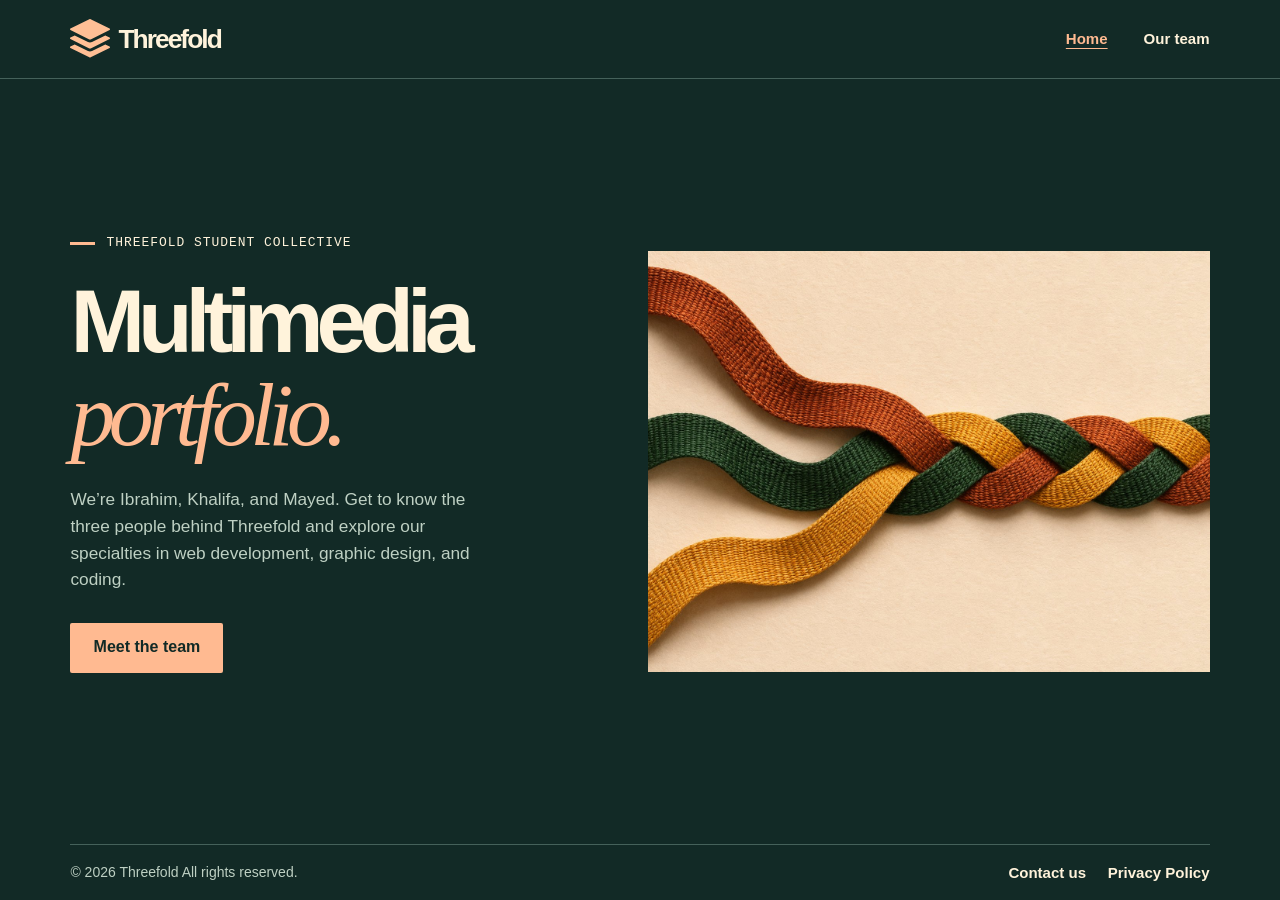
<file: Dreamweaver files/pages/index.html>
<!doctype html>
<html lang="en"><!-- InstanceBegin template="/Templates/threefold.dwt" codeOutsideHTMLIsLocked="false" -->
<head>
  <meta charset="utf-8">
  <meta name="viewport" content="width=device-width, initial-scale=1">
  <!-- InstanceBeginEditable name="doctitle" -->
  <title>Home | Threefold Multimedia Portfolio</title>
  <!-- InstanceEndEditable -->
  <link rel="icon" href="../assets/stack.svg" type="image/svg+xml">
  <link rel="stylesheet" href="styles.css">
  <!-- InstanceBeginEditable name="head" -->
  <meta name="description" content="Meet Ibrahim Saleh Albloushi, Khalifa Eisa Alhammadi, and Mayed Ali Alshemsi, a student multimedia team specializing in coding, graphic design, and web development.">
  <script>
    function openMovedSection() {
      if (location.hash === "#team") location.replace("team.html");
    }
    openMovedSection();
    window.addEventListener("hashchange", openMovedSection);
  </script>
  <!-- InstanceEndEditable -->
  <!-- InstanceParam name="pageKey" type="text" value="index" -->
</head>
<body id="top">
  <a class="skip-link" href="#main">Skip to content</a>
  <header class="site-header">
    <div class="wrap header-inner">
      <a class="brand" href="index.html" aria-label="Threefold home">
        <img src="../assets/stack.svg" width="40" height="40" alt="">
        <span>Threefold</span>
      </a>
      <nav aria-label="Main navigation">
        <a href="index.html" aria-current="page">Home</a>
        <a href="team.html" aria-current="false">Our team</a>
      </nav>
    </div>
  </header>

  <!-- InstanceBeginEditable name="PageContent" -->
  <main id="main" class="hero wrap" aria-labelledby="intro-heading">
    <div class="hero-copy">
      <p class="eyebrow"><span aria-hidden="true" class="rule"></span> Threefold student collective</p>
      <h1 id="intro-heading">Multimedia<br><em>portfolio.</em></h1>
      <p class="intro">We’re Ibrahim, Khalifa, and Mayed. Get to know the three people behind Threefold and explore our specialties in web development, graphic design, and coding.</p>
      <a class="button" href="team.html">Meet the team</a>
    </div>
    <figure class="hero-art">
      <img src="../assets/threefold-braid.jpg" width="1448" height="1086" alt="Terracotta, green, and gold ribbons woven into a single braid.">
    </figure>
  </main>
  <!-- InstanceEndEditable -->

  <footer class="wrap footer">
    <div class="footer-base">
      <small>© 2026 Threefold All rights reserved.</small>
      <nav aria-label="Footer navigation">
        <a href="contact.html" aria-current="false">Contact us</a>
        <a href="privacy.html" aria-current="false">Privacy Policy</a>
      </nav>
    </div>
  </footer>
</body>
<!-- InstanceEnd --></html>
</file>
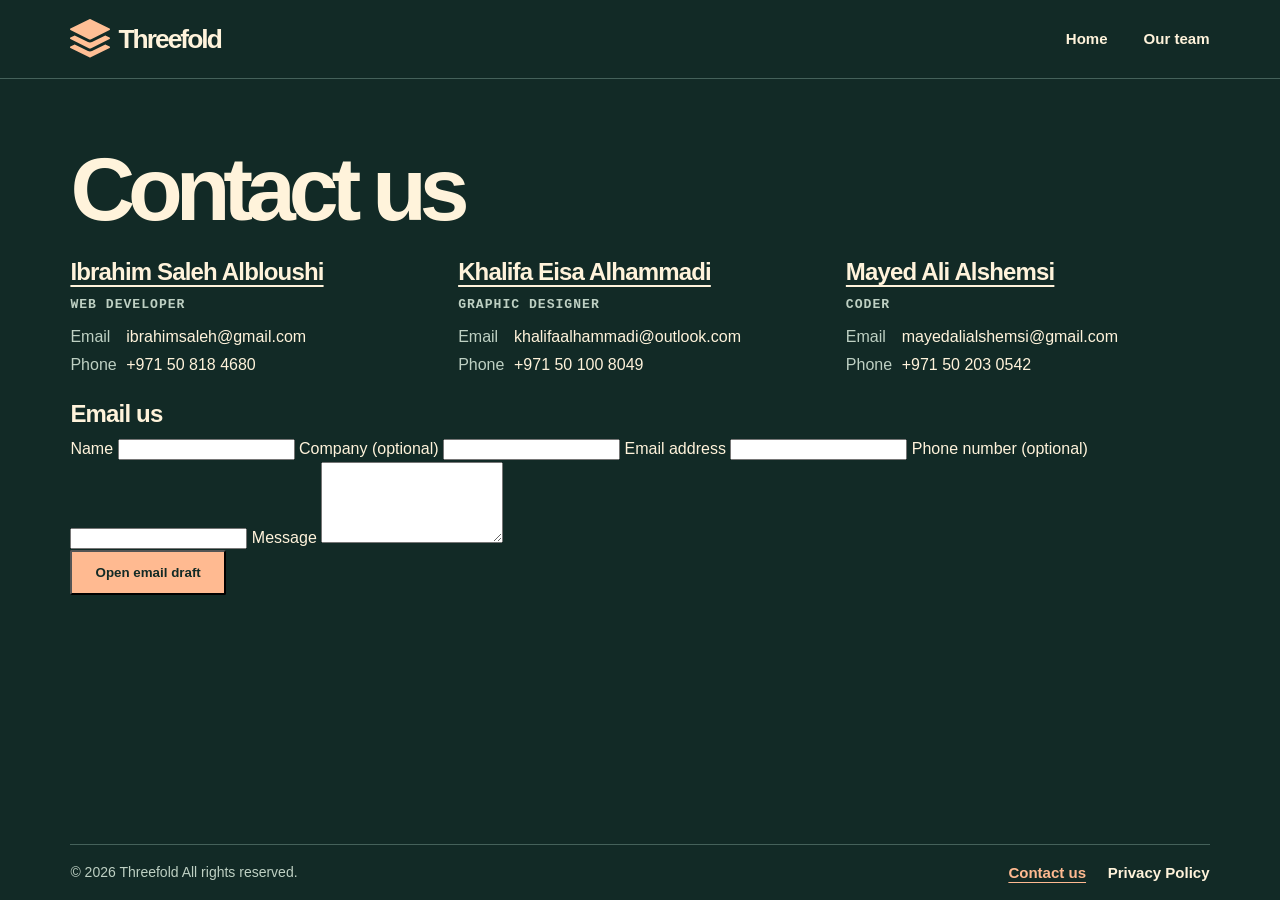
<file: Dreamweaver files/pages/contact.html>
<!doctype html>
<html lang="en"><!-- InstanceBegin template="/Templates/threefold.dwt" codeOutsideHTMLIsLocked="false" -->
<head>
  <meta charset="utf-8">
  <meta name="viewport" content="width=device-width, initial-scale=1">
  <!-- InstanceBeginEditable name="doctitle" -->
  <title>Contact Us | Threefold</title>
  <!-- InstanceEndEditable -->
  <link rel="icon" href="../assets/stack.svg" type="image/svg+xml">
  <link rel="stylesheet" href="styles.css">
  <!-- InstanceBeginEditable name="head" -->
  <meta name="description" content="Contact the Threefold team about coding, graphic design, and web development.">
  <!-- InstanceEndEditable -->
  <!-- InstanceParam name="pageKey" type="text" value="contact" -->
</head>
<body id="top">
  <a class="skip-link" href="#main">Skip to content</a>
  <header class="site-header">
    <div class="wrap header-inner">
      <a class="brand" href="index.html" aria-label="Threefold home">
        <img src="../assets/stack.svg" width="40" height="40" alt="">
        <span>Threefold</span>
      </a>
      <nav aria-label="Main navigation">
        <a href="index.html" aria-current="false">Home</a>
        <a href="team.html" aria-current="false">Our team</a>
      </nav>
    </div>
  </header>

  <!-- InstanceBeginEditable name="PageContent" -->
  <main id="main" class="wrap info-page contact-page">
    <h1>Contact us</h1>
    <div class="contact-grid">
      <div>
        <h2><a href="ibrahim.html">Ibrahim Saleh Albloushi</a></h2>
        <p class="role">Web Developer</p>
        <address>
          <dl class="contact-details">
            <dt>Email</dt><dd>ibrahimsaleh@gmail.com</dd>
            <dt>Phone</dt><dd>+971 50 818 4680</dd>
          </dl>
        </address>
      </div>
      <div>
        <h2><a href="khalifa.html">Khalifa Eisa Alhammadi</a></h2>
        <p class="role">Graphic Designer</p>
        <address>
          <dl class="contact-details">
            <dt>Email</dt><dd>khalifaalhammadi@outlook.com</dd>
            <dt>Phone</dt><dd>+971 50 100 8049</dd>
          </dl>
        </address>
      </div>
      <div>
        <h2><a href="mayed.html">Mayed Ali Alshemsi</a></h2>
        <p class="role">Coder</p>
        <address>
          <dl class="contact-details">
            <dt>Email</dt><dd>mayedalialshemsi@gmail.com</dd>
            <dt>Phone</dt><dd>+971 50 203 0542</dd>
          </dl>
        </address>
      </div>
    </div>
    <form class="contact-form" action="mailto:?subject=Threefold%20portfolio%20enquiry" method="post" enctype="text/plain" aria-labelledby="email-heading" aria-describedby="email-help">
      <h2 id="email-heading">Email us</h2>
      <div class="contact-fields">
        <label>Name
          <input type="text" name="Name" autocomplete="name" required>
        </label>
        <label>Company (optional)
          <input type="text" name="Company" autocomplete="organization">
        </label>
        <label>Email address
          <input type="email" name="Email" autocomplete="email" required>
        </label>
        <label>Phone number (optional)
          <input type="tel" name="Phone" autocomplete="tel">
        </label>
        <label class="contact-message">Message
          <textarea name="Message" rows="5" required></textarea>
        </label>
      </div>
      <button type="submit" class="button">Open email draft</button>
    </form>
  </main>
  <!-- InstanceEndEditable -->

  <footer class="wrap footer">
    <div class="footer-base">
      <small>© 2026 Threefold All rights reserved.</small>
      <nav aria-label="Footer navigation">
        <a href="contact.html" aria-current="page">Contact us</a>
        <a href="privacy.html" aria-current="false">Privacy Policy</a>
      </nav>
    </div>
  </footer>
</body>
<!-- InstanceEnd --></html>
</file>
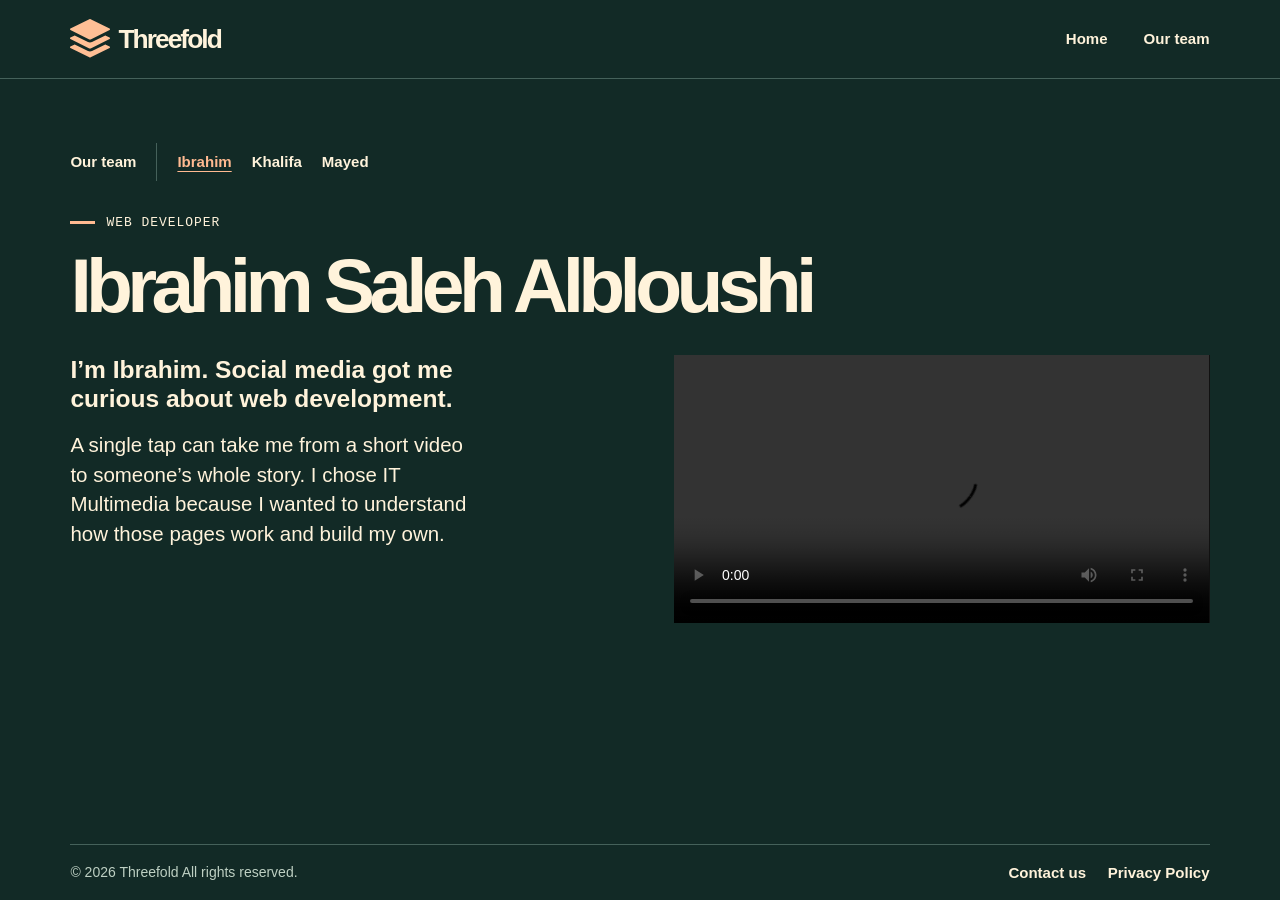
<file: Dreamweaver files/pages/ibrahim.html>
<!doctype html>
<html lang="en"><!-- InstanceBegin template="/Templates/threefold.dwt" codeOutsideHTMLIsLocked="false" -->
<head>
  <meta charset="utf-8">
  <meta name="viewport" content="width=device-width, initial-scale=1">
  <!-- InstanceBeginEditable name="doctitle" -->
  <title>About Ibrahim Saleh Albloushi | Threefold</title>
  <!-- InstanceEndEditable -->
  <link rel="icon" href="../assets/stack.svg" type="image/svg+xml">
  <link rel="stylesheet" href="styles.css">
  <!-- InstanceBeginEditable name="head" -->
  <meta name="description" content="Meet Ibrahim Saleh Albloushi, Threefold’s web developer, and watch Ibrahim’s profile video.">
  <!-- InstanceEndEditable -->
  <!-- InstanceParam name="pageKey" type="text" value="ibrahim" -->
</head>
<body id="top">
  <a class="skip-link" href="#main">Skip to content</a>
  <header class="site-header">
    <div class="wrap header-inner">
      <a class="brand" href="index.html" aria-label="Threefold home">
        <img src="../assets/stack.svg" width="40" height="40" alt="">
        <span>Threefold</span>
      </a>
      <nav aria-label="Main navigation">
        <a href="index.html" aria-current="false">Home</a>
        <a href="team.html" aria-current="false">Our team</a>
      </nav>
    </div>
  </header>

  <!-- InstanceBeginEditable name="PageContent" -->
  <main id="main" class="wrap member-page" aria-labelledby="member-name">
    <nav class="member-nav" aria-label="Team profiles">
      <a href="team.html">Our team</a>
      <a href="ibrahim.html" aria-current="page">Ibrahim</a>
      <a href="khalifa.html">Khalifa</a>
      <a href="mayed.html">Mayed</a>
    </nav>
    <header class="section-intro">
      <p class="eyebrow"><span class="rule" aria-hidden="true"></span> Web Developer</p>
      <h1 id="member-name">Ibrahim Saleh Albloushi</h1>
    </header>
    <div class="member-grid">
      <div class="member-bio">
        <p class="intro">I’m Ibrahim. Social media got me curious about web development.</p>
        <p>A single tap can take me from a short video to someone’s whole story. I chose IT Multimedia because I wanted to understand how those pages work and build my own.</p>
      </div>
      <figure>
        <video width="1920" height="1080" controls playsinline preload="metadata" aria-label="Ibrahim’s profile video">
          <source src="../assets/Ibrahim%20Saleh.mp4" type="video/mp4">
          <a href="../assets/Ibrahim%20Saleh.mp4">Open Ibrahim’s video</a>
        </video>
      </figure>
    </div>
  </main>
  <!-- InstanceEndEditable -->

  <footer class="wrap footer">
    <div class="footer-base">
      <small>© 2026 Threefold All rights reserved.</small>
      <nav aria-label="Footer navigation">
        <a href="contact.html" aria-current="false">Contact us</a>
        <a href="privacy.html" aria-current="false">Privacy Policy</a>
      </nav>
    </div>
  </footer>
</body>
<!-- InstanceEnd --></html>
</file>
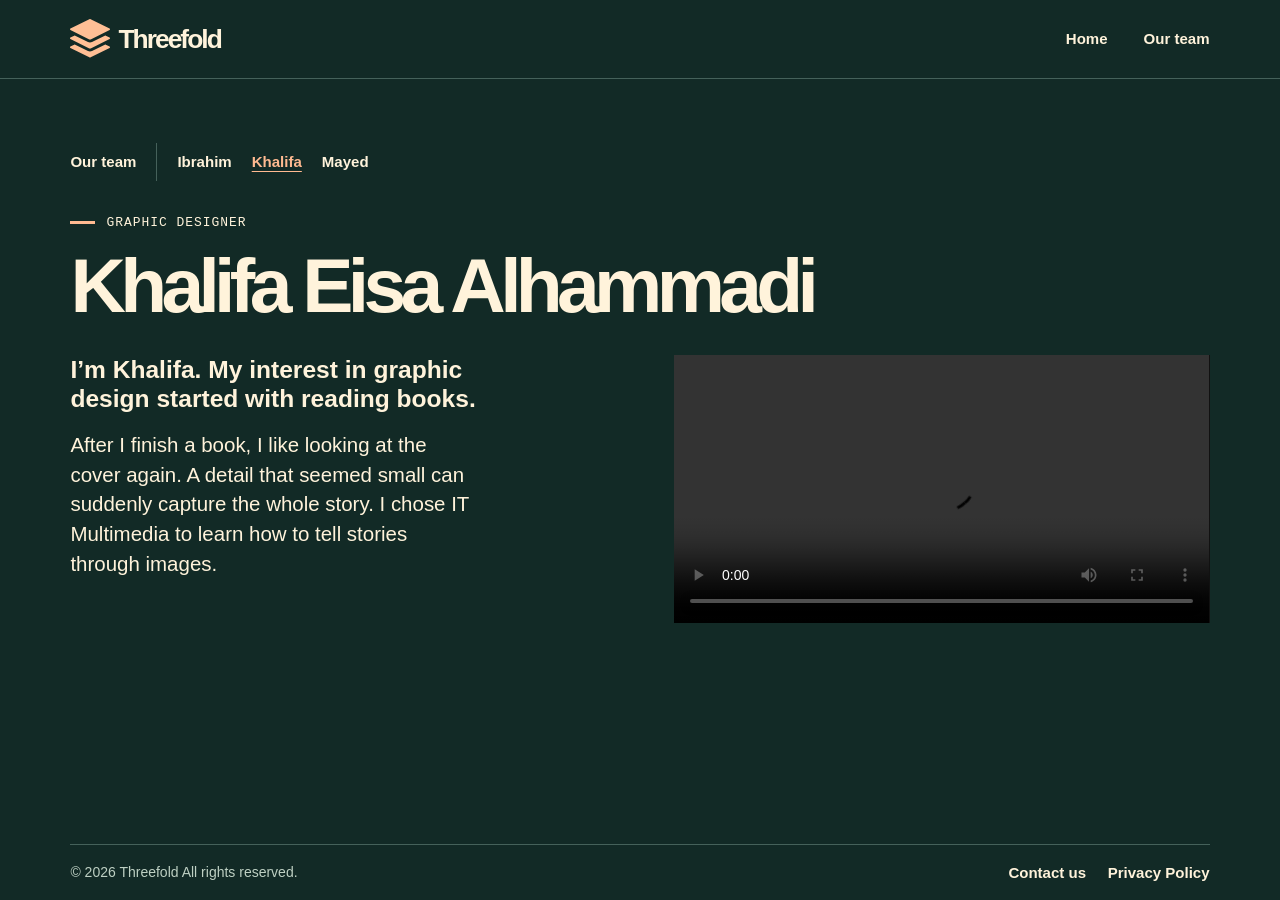
<file: Dreamweaver files/pages/khalifa.html>
<!doctype html>
<html lang="en"><!-- InstanceBegin template="/Templates/threefold.dwt" codeOutsideHTMLIsLocked="false" -->
<head>
  <meta charset="utf-8">
  <meta name="viewport" content="width=device-width, initial-scale=1">
  <!-- InstanceBeginEditable name="doctitle" -->
  <title>About Khalifa Eisa Alhammadi | Threefold</title>
  <!-- InstanceEndEditable -->
  <link rel="icon" href="../assets/stack.svg" type="image/svg+xml">
  <link rel="stylesheet" href="styles.css">
  <!-- InstanceBeginEditable name="head" -->
  <meta name="description" content="Meet Khalifa Eisa Alhammadi, Threefold’s graphic designer, and watch Khalifa’s profile video.">
  <!-- InstanceEndEditable -->
  <!-- InstanceParam name="pageKey" type="text" value="khalifa" -->
</head>
<body id="top">
  <a class="skip-link" href="#main">Skip to content</a>
  <header class="site-header">
    <div class="wrap header-inner">
      <a class="brand" href="index.html" aria-label="Threefold home">
        <img src="../assets/stack.svg" width="40" height="40" alt="">
        <span>Threefold</span>
      </a>
      <nav aria-label="Main navigation">
        <a href="index.html" aria-current="false">Home</a>
        <a href="team.html" aria-current="false">Our team</a>
      </nav>
    </div>
  </header>

  <!-- InstanceBeginEditable name="PageContent" -->
  <main id="main" class="wrap member-page" aria-labelledby="member-name">
    <nav class="member-nav" aria-label="Team profiles">
      <a href="team.html">Our team</a>
      <a href="ibrahim.html">Ibrahim</a>
      <a href="khalifa.html" aria-current="page">Khalifa</a>
      <a href="mayed.html">Mayed</a>
    </nav>
    <header class="section-intro">
      <p class="eyebrow"><span class="rule" aria-hidden="true"></span> Graphic Designer</p>
      <h1 id="member-name">Khalifa Eisa Alhammadi</h1>
    </header>
    <div class="member-grid">
      <div class="member-bio">
        <p class="intro">I’m Khalifa. My interest in graphic design started with reading books.</p>
        <p>After I finish a book, I like looking at the cover again. A detail that seemed small can suddenly capture the whole story. I chose IT Multimedia to learn how to tell stories through images.</p>
      </div>
      <figure>
        <video width="848" height="480" controls playsinline preload="metadata" aria-label="Khalifa’s profile video">
          <source src="../assets/Khalifa%20eisa.mp4" type="video/mp4">
          <a href="../assets/Khalifa%20eisa.mp4">Open Khalifa’s video</a>
          <p>Khalifa's introduction</p>
        </video>
      </figure>
    </div>
  </main>
  <!-- InstanceEndEditable -->

  <footer class="wrap footer">
    <div class="footer-base">
      <small>© 2026 Threefold All rights reserved.</small>
      <nav aria-label="Footer navigation">
        <a href="contact.html" aria-current="false">Contact us</a>
        <a href="privacy.html" aria-current="false">Privacy Policy</a>
      </nav>
    </div>
  </footer>
</body>
<!-- InstanceEnd --></html>
</file>
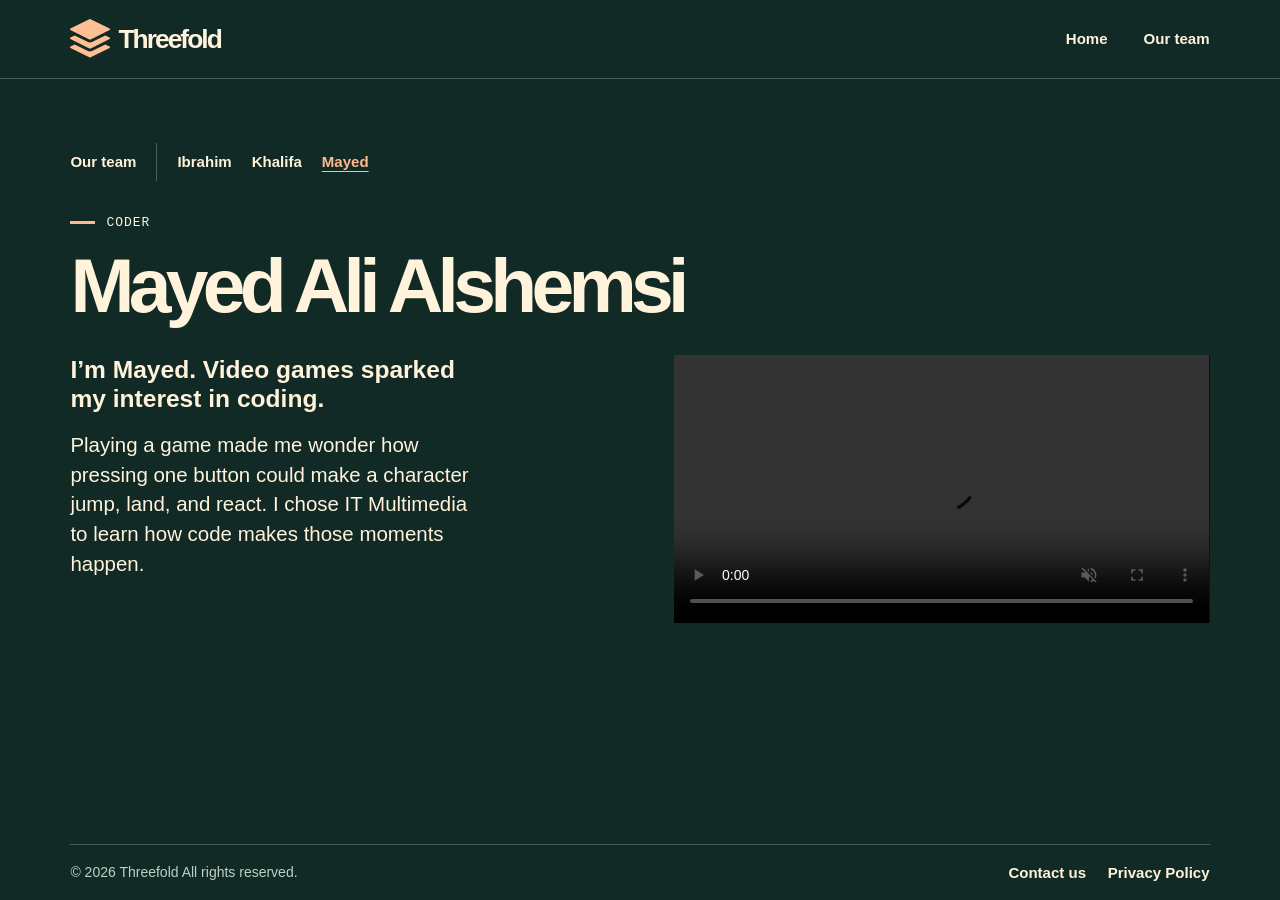
<file: Dreamweaver files/pages/mayed.html>
<!doctype html>
<html lang="en"><!-- InstanceBegin template="/Templates/threefold.dwt" codeOutsideHTMLIsLocked="false" -->
<head>
  <meta charset="utf-8">
  <meta name="viewport" content="width=device-width, initial-scale=1">
  <!-- InstanceBeginEditable name="doctitle" -->
  <title>About Mayed Ali Alshemsi | Threefold</title>
  <!-- InstanceEndEditable -->
  <link rel="icon" href="../assets/stack.svg" type="image/svg+xml">
  <link rel="stylesheet" href="styles.css">
  <!-- InstanceBeginEditable name="head" -->
  <meta name="description" content="Meet Mayed Ali Alshemsi, Threefold’s coder, and watch Mayed’s profile video.">
  <!-- InstanceEndEditable -->
  <!-- InstanceParam name="pageKey" type="text" value="mayed" -->
</head>
<body id="top">
  <a class="skip-link" href="#main">Skip to content</a>
  <header class="site-header">
    <div class="wrap header-inner">
      <a class="brand" href="index.html" aria-label="Threefold home">
        <img src="../assets/stack.svg" width="40" height="40" alt="">
        <span>Threefold</span>
      </a>
      <nav aria-label="Main navigation">
        <a href="index.html" aria-current="false">Home</a>
        <a href="team.html" aria-current="false">Our team</a>
      </nav>
    </div>
  </header>

  <!-- InstanceBeginEditable name="PageContent" -->
  <main id="main" class="wrap member-page" aria-labelledby="member-name">
    <nav class="member-nav" aria-label="Team profiles">
      <a href="team.html">Our team</a>
      <a href="ibrahim.html">Ibrahim</a>
      <a href="khalifa.html">Khalifa</a>
      <a href="mayed.html" aria-current="page">Mayed</a>
    </nav>
    <header class="section-intro">
      <p class="eyebrow"><span class="rule" aria-hidden="true"></span> Coder</p>
      <h1 id="member-name">Mayed Ali Alshemsi</h1>
    </header>
    <div class="member-grid">
      <div class="member-bio">
        <p class="intro">I’m Mayed. Video games sparked my interest in coding.</p>
        <p>Playing a game made me wonder how pressing one button could make a character jump, land, and react. I chose IT Multimedia to learn how code makes those moments happen.</p>
      </div>
      <figure>
        <video width="1920" height="1080" controls playsinline preload="metadata" muted aria-label="Mayed’s profile video">
          <source src="../assets/Mayed%20Ali.mp4" type="video/mp4">
          <a href="../assets/Mayed%20Ali.mp4">Open Mayed’s video</a>
        </video>
      </figure>
    </div>
  </main>
  <!-- InstanceEndEditable -->

  <footer class="wrap footer">
    <div class="footer-base">
      <small>© 2026 Threefold All rights reserved.</small>
      <nav aria-label="Footer navigation">
        <a href="contact.html" aria-current="false">Contact us</a>
        <a href="privacy.html" aria-current="false">Privacy Policy</a>
      </nav>
    </div>
  </footer>
</body>
<!-- InstanceEnd --></html>
</file>
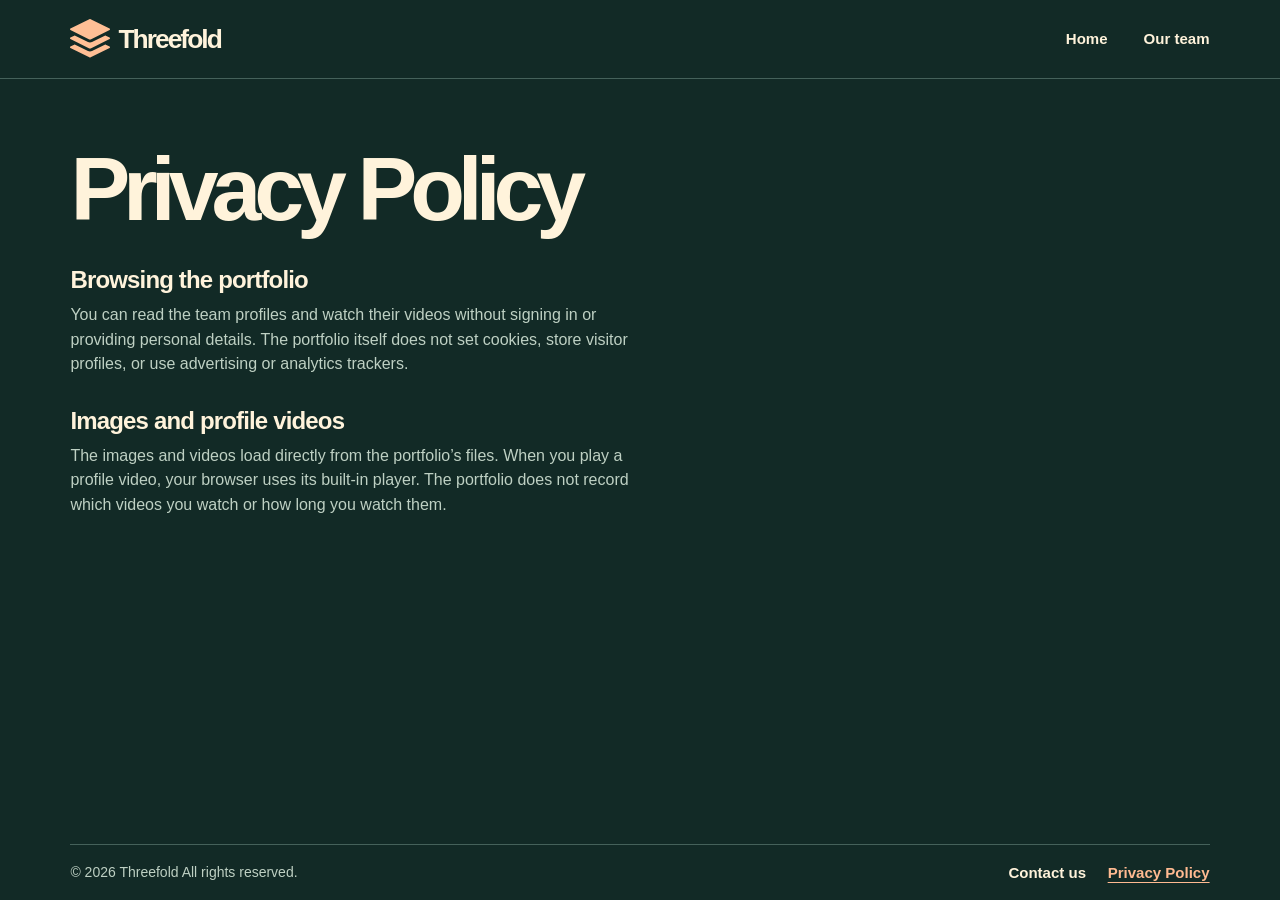
<file: Dreamweaver files/pages/privacy.html>
<!doctype html>
<html lang="en"><!-- InstanceBegin template="/Templates/threefold.dwt" codeOutsideHTMLIsLocked="false" -->
<head>
  <meta charset="utf-8">
  <meta name="viewport" content="width=device-width, initial-scale=1">
  <!-- InstanceBeginEditable name="doctitle" -->
  <title>Privacy Policy | Threefold</title>
  <!-- InstanceEndEditable -->
  <link rel="icon" href="../assets/stack.svg" type="image/svg+xml">
  <link rel="stylesheet" href="styles.css">
  <!-- InstanceBeginEditable name="head" -->
  <meta name="description" content="How the Threefold portfolio handles visitor information and profile videos.">
  <!-- InstanceEndEditable -->
  <!-- InstanceParam name="pageKey" type="text" value="privacy" -->
</head>
<body id="top">
  <a class="skip-link" href="#main">Skip to content</a>
  <header class="site-header">
    <div class="wrap header-inner">
      <a class="brand" href="index.html" aria-label="Threefold home">
        <img src="../assets/stack.svg" width="40" height="40" alt="">
        <span>Threefold</span>
      </a>
      <nav aria-label="Main navigation">
        <a href="index.html" aria-current="false">Home</a>
        <a href="team.html" aria-current="false">Our team</a>
      </nav>
    </div>
  </header>

  <!-- InstanceBeginEditable name="PageContent" -->
  <main id="main" class="wrap info-page" aria-labelledby="policy-heading">
    <h1 id="policy-heading">Privacy Policy</h1>

    <section>
      <h2>Browsing the portfolio</h2>
      <p>You can read the team profiles and watch their videos without signing in or providing personal details. The portfolio itself does not set cookies, store visitor profiles, or use advertising or analytics trackers.</p>
    </section>
    <section>
      <h2>Images and profile videos</h2>
      <p>The images and videos load directly from the portfolio’s files. When you play a profile video, your browser uses its built-in player. The portfolio does not record which videos you watch or how long you watch them.</p>
    </section>
  </main>
  <!-- InstanceEndEditable -->

  <footer class="wrap footer">
    <div class="footer-base">
      <small>© 2026 Threefold All rights reserved.</small>
      <nav aria-label="Footer navigation">
        <a href="contact.html" aria-current="false">Contact us</a>
        <a href="privacy.html" aria-current="page">Privacy Policy</a>
      </nav>
    </div>
  </footer>
</body>
<!-- InstanceEnd --></html>
</file>
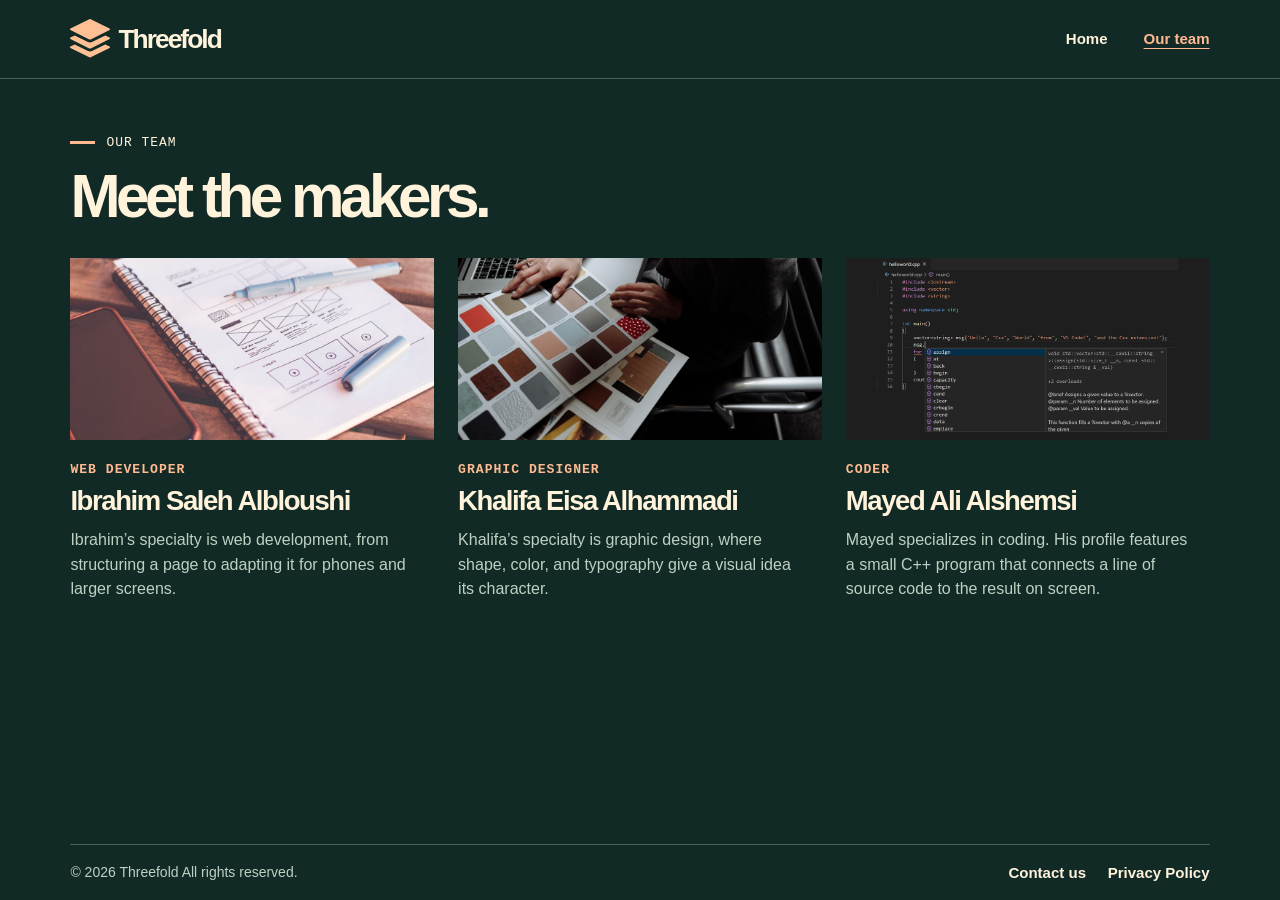
<file: Dreamweaver files/pages/team.html>
<!doctype html>
<html lang="en"><!-- InstanceBegin template="/Templates/threefold.dwt" codeOutsideHTMLIsLocked="false" -->
<head>
  <meta charset="utf-8">
  <meta name="viewport" content="width=device-width, initial-scale=1">
  <!-- InstanceBeginEditable name="doctitle" -->
  <title>Our Team | Threefold</title>
  <!-- InstanceEndEditable -->
  <link rel="icon" href="../assets/stack.svg" type="image/svg+xml">
  <link rel="stylesheet" href="styles.css">
  <!-- InstanceBeginEditable name="head" -->
  <meta name="description" content="Meet Ibrahim Saleh Albloushi, Khalifa Eisa Alhammadi, and Mayed Ali Alshemsi, a student multimedia team specializing in coding, graphic design, and web development.">
  <!-- InstanceEndEditable -->
  <!-- InstanceParam name="pageKey" type="text" value="team" -->
</head>
<body id="top">
  <a class="skip-link" href="#main">Skip to content</a>
  <header class="site-header">
    <div class="wrap header-inner">
      <a class="brand" href="index.html" aria-label="Threefold home">
        <img src="../assets/stack.svg" width="40" height="40" alt="">
        <span>Threefold</span>
      </a>
      <nav aria-label="Main navigation">
        <a href="index.html" aria-current="false">Home</a>
        <a href="team.html" aria-current="page">Our team</a>
      </nav>
    </div>
  </header>

  <!-- InstanceBeginEditable name="PageContent" -->
  <main id="main" class="team-section wrap" aria-labelledby="team-heading">
    <div class="section-intro">
      <p class="eyebrow"><span class="rule" aria-hidden="true"></span> Our team</p>
      <h1 id="team-heading">Meet the makers.</h1>
    </div>
    <div class="team-grid">
      <article class="profile">
        <img class="card-art" src="../assets/website-planning.jpg" width="1000" height="500" alt="A notebook of hand-drawn website wireframes beside a phone and pen.">
        <div class="profile-copy">
          <p class="role">Web Developer</p>
          <h2><a href="ibrahim.html">Ibrahim Saleh Albloushi</a></h2>
          <p>Ibrahim’s specialty is web development, from structuring a page to adapting it for phones and larger screens.</p>
        </div>
      </article>
      <article class="profile">
        <img class="card-art" src="../assets/design-swatches.jpg" width="1000" height="500" alt="Hands comparing a page of warm and neutral color swatches beside a laptop.">
        <div class="profile-copy">
          <p class="role">Graphic Designer</p>
          <h2><a href="khalifa.html">Khalifa Eisa Alhammadi</a></h2>
          <p>Khalifa’s specialty is graphic design, where shape, color, and typography give a visual idea its character.</p>

        </div>
      </article>
      <article class="profile">
        <img class="card-art code-screenshot" src="../assets/cpp-editor.png" width="822" height="497" alt="A C++ program in Visual Studio Code with an IntelliSense list of string methods.">
        <div class="profile-copy">
          <p class="role">Coder</p>
          <h2><a href="mayed.html">Mayed Ali Alshemsi</a></h2>
          <p>Mayed specializes in coding. His profile features a small C++ program that connects a line of source code to the result on screen.</p>
        </div>
      </article>
    </div>
  </main>
  <!-- InstanceEndEditable -->

  <footer class="wrap footer">
    <div class="footer-base">
      <small>© 2026 Threefold All rights reserved.</small>
      <nav aria-label="Footer navigation">
        <a href="contact.html" aria-current="false">Contact us</a>
        <a href="privacy.html" aria-current="false">Privacy Policy</a>
      </nav>
    </div>
  </footer>
</body>
<!-- InstanceEnd --></html>
</file>
<file: Dreamweaver files/pages/styles.css>
:root {
  --paper: #122a26;
  --ink: #fff3db;
  --muted: #bed0c3;
  --accent: #ffba91;
  --line: #45615a;
  --panel: #203e37;
}

* { box-sizing: border-box; }
html { scroll-behavior: smooth; }
body {
  margin: 0;
  min-height: 100vh;
  display: flex;
  flex-direction: column;
  color: var(--ink);
  background: var(--paper);
  font: 1rem/1.55 "Inter", "Segoe UI", Arial, sans-serif;
}
main { flex: 1 0 auto; }
img { max-width: 100%; display: block; }
a { color: inherit; }
a:focus-visible {
  outline: 3px solid var(--accent);
  outline-offset: 5px;
}
.wrap { width: 89%; max-width: 1380px; margin: 0 auto; }
.skip-link {
  position: absolute;
  width: 1px;
  height: 1px;
  overflow: hidden;
  clip: rect(0, 0, 0, 0);
  white-space: nowrap;
}
.skip-link:focus {
  clip: auto;
  width: auto;
  height: auto;
  z-index: 2;
  padding: .75rem;
  color: var(--paper);
  background: var(--accent);
}
.site-header { border-bottom: 1px solid var(--line); }
.header-inner, .footer-base, .brand, nav { display: flex; align-items: center; }
.header-inner { min-height: 78px; justify-content: space-between; }
.brand {
  gap: .5rem;
  font-size: 1.65rem;
  font-weight: 700;
  letter-spacing: -.075em;
  line-height: 1;
  text-decoration: none;
}
.brand img { flex-shrink: 0; filter: brightness(0) saturate(100%) invert(84%) sepia(32%) saturate(787%) hue-rotate(314deg) brightness(101%); }
nav { gap: 2.25rem; }
nav a { font-size: .94rem; font-weight: 600; text-decoration: none; }
nav a:hover, nav a[aria-current="page"] { text-decoration: underline; text-underline-offset: .25em; }
nav a[aria-current="page"] { color: var(--accent); }
.hero {
  display: grid;
  grid-template-columns: 1fr 1.08fr;
  align-items: center;
  gap: 5%;
  padding: clamp(2.8rem, 5vw, 5rem) 0;
}
.hero-copy { padding-bottom: 1rem; }
.eyebrow, .role, figcaption {
  font-family: "IBM Plex Mono", Consolas, "Courier New", monospace;
}
.eyebrow {
  display: flex;
  align-items: center;
  gap: .7rem;
  margin: 0 0 1.35rem;
  font-size: .81rem;
  letter-spacing: .075em;
  text-transform: uppercase;
}
.rule { background: var(--accent); height: 3px; width: 25px; flex: 0 0 25px; }
h1, h2, p, figure { margin: 0; }
h1, h2 { line-height: 1.04; }
h1 {
  font-size: clamp(3.6rem, 7vw, 7.1rem);
  letter-spacing: -.079em;
  font-weight: 650;
}
h1 em {
  font-family: "Instrument Serif", Georgia, serif;
  color: var(--accent);
  font-weight: 400;
  letter-spacing: -.073em;
}
.intro {
  color: var(--muted);
  max-width: 48ch;
  font-size: clamp(1rem, 1.35vw, 1.18rem);
}
.intro { margin: 1.55rem 0 1.85rem; max-width: 43ch; }
.button {
  display: inline-block;
  padding: .78rem 1.45rem .84rem;
  border-radius: 2px;
  background: var(--accent);
  color: var(--paper);
  font-weight: 600;
  text-decoration: none;
}
.button:hover { background: #ffd3b6; }
.hero-art img { width: 100%; height: auto; aspect-ratio: 4 / 3; object-fit: cover; background: var(--panel); }
figcaption { display: flex; justify-content: space-between; gap: 1rem; margin-top: .6rem; color: var(--muted); font-size: .81rem; }
figcaption span:first-child { color: var(--ink); font-weight: 700; }
.team-section {
  padding: clamp(2.5rem, 4.2vw, 4.3rem) 0 clamp(3.6rem, 6vw, 6rem);
}
.section-intro { margin-bottom: 1.8rem; }
.section-intro .eyebrow { margin-bottom: .85rem; }
.section-intro h1 { font-size: clamp(2.65rem, 4.7vw, 4.8rem); letter-spacing: -.074em; }
.team-grid { display: grid; grid-template-columns: repeat(3, minmax(0, 1fr)); gap: 2.1%; }
.profile { display: flex; flex-direction: column; min-width: 0; }
.card-art { width: 100%; height: auto; }
.code-screenshot { aspect-ratio: 2 / 1; object-fit: contain; background: #1e1e1e; }
.image-attribution { margin-top: 2rem; color: var(--muted); font-size: .9rem; }
.image-attribution summary { cursor: pointer; }
.image-attribution p { max-width: 70ch; margin-top: .5rem; }
.profile-copy { display: flex; flex: 1; flex-direction: column; align-items: flex-start; padding: 1.25rem 0 0; }
.role { text-transform: uppercase; font-size: .82rem; letter-spacing: .075em; color: var(--accent); font-weight: 700; }
.profile h2 { margin: .45rem 0 .75rem; font-size: clamp(1.55rem, 2.15vw, 2.2rem); letter-spacing: -.052em; font-weight: 650; }
.contact-grid {
  display: grid;
  grid-template-columns: repeat(auto-fit, minmax(min(100%, 16rem), 1fr));
  gap: 1.5rem;
  margin: 1.5rem 0;
}
.contact-grid h3 { margin: 0 0 .3rem; font-size: 1.1rem; }
.contact-grid address { font-style: normal; }
.contact-details { display: grid; grid-template-columns: auto minmax(0, 1fr); gap: .2rem .6rem; margin: .65rem 0 0; }
.contact-details dt { color: var(--muted); }
.contact-details dd { margin: 0; overflow-wrap: anywhere; }
.contact-note { font-size: .9rem; }
.profile-copy > p:not(.role) { color: var(--muted); max-width: 39ch; }
.profile-link { margin-top: auto; padding-top: 1rem; font-weight: 600; text-underline-offset: 4px; }
.profile-link:hover { color: var(--accent); }
.member-page { padding: clamp(2.5rem, 5vw, 5rem) 0; }
.member-nav { flex-wrap: wrap; gap: .25rem 1.25rem; margin-bottom: 2rem; }
.member-nav a { display: inline-block; padding: .45rem 0; }
.member-nav a:first-child { padding-right: 1.25rem; border-right: 1px solid var(--line); }
.profile h2 a { text-decoration: none; }
.profile h2 a:hover, .profile h2 a:focus-visible { text-decoration: underline; }
.member-page .section-intro h1 { font-size: clamp(1rem, 8vw, 4.8rem); }
.member-grid { display: grid; grid-template-columns: repeat(2, minmax(0, 1fr)); gap: 6%; align-items: start; }
.member-grid video { display: block; width: 100%; height: auto; background: #111; }
.member-grid h2 { font-size: 1.45rem; margin-bottom: .6rem; }
.member-bio { max-width: 36ch; color: var(--ink); font-size: clamp(1rem, 1.6vw, 1.55rem); line-height: 1.45; }
.member-bio .intro { margin: 0 0 .65em; color: var(--ink); font-size: 1.2em; font-weight: 600; line-height: 1.2; }
@media (min-width: 681px) and (max-height: 800px) {
  .member-page { padding-top: 1.5rem; }
  .member-nav { margin-bottom: 1rem; }
}
.info-page { padding: clamp(2.8rem, 5vw, 5rem) 0; }
.info-page section { max-width: 66ch; margin-top: 2rem; }
.info-page h2 { margin-bottom: .6rem; font-size: 1.5rem; letter-spacing: -.035em; }
.info-page p { color: var(--muted); }
.info-page a { text-underline-offset: .2em; }
.footer { border-top: 1px solid var(--line); }
.footer-base { justify-content: space-between; flex-wrap: wrap; gap: .75rem 1.5rem; }
.footer-base { padding: 1rem 0; }
.footer-base small { font-size: .875rem; color: var(--muted); }
.footer-base nav { justify-content: flex-start; flex-wrap: wrap; gap: .5rem 1.35rem; }
@media (max-width: 850px) {
  .wrap { width: 90%; }
  .hero { grid-template-columns: 1fr 1fr; gap: 4%; }
  h1 { font-size: clamp(3.25rem, 7.5vw, 4.3rem); }
  .team-grid { gap: 1rem; }
  .hero-copy { padding-bottom: 0; }
}
@media (max-width: 680px) {
  .header-inner { min-height: 64px; }
  .brand { font-size: 1.42rem; }
  .brand img { width: 32px; height: 32px; }
  nav { gap: 1.05rem; }
  nav a { font-size: .88rem; }
  .hero, .member-grid { grid-template-columns: 1fr; gap: 1.9rem; }
  .hero { padding: 2.75rem 0 2.1rem; }
  h1 { font-size: clamp(3.5rem, 11vw, 4.75rem); }
  .eyebrow { font-size: .76rem; }
  .intro { margin: 1.1rem 0 1.3rem; }
  .team-grid { grid-template-columns: 1fr; gap: 2.5rem; }
  .profile-copy > p:not(.role) { max-width: 55ch; }
  .profile h2 { font-size: 1.85rem; }
  figcaption { font-size: .76rem; }
}
@media (max-width: 460px) {
  .header-inner { flex-direction: column; align-items: flex-start; gap: .5rem; padding: .75rem 0; }
  .header-inner nav { width: 100%; justify-content: space-between; }
}
@media (prefers-reduced-motion: reduce) {
  html { scroll-behavior: auto; }
}
</file>
